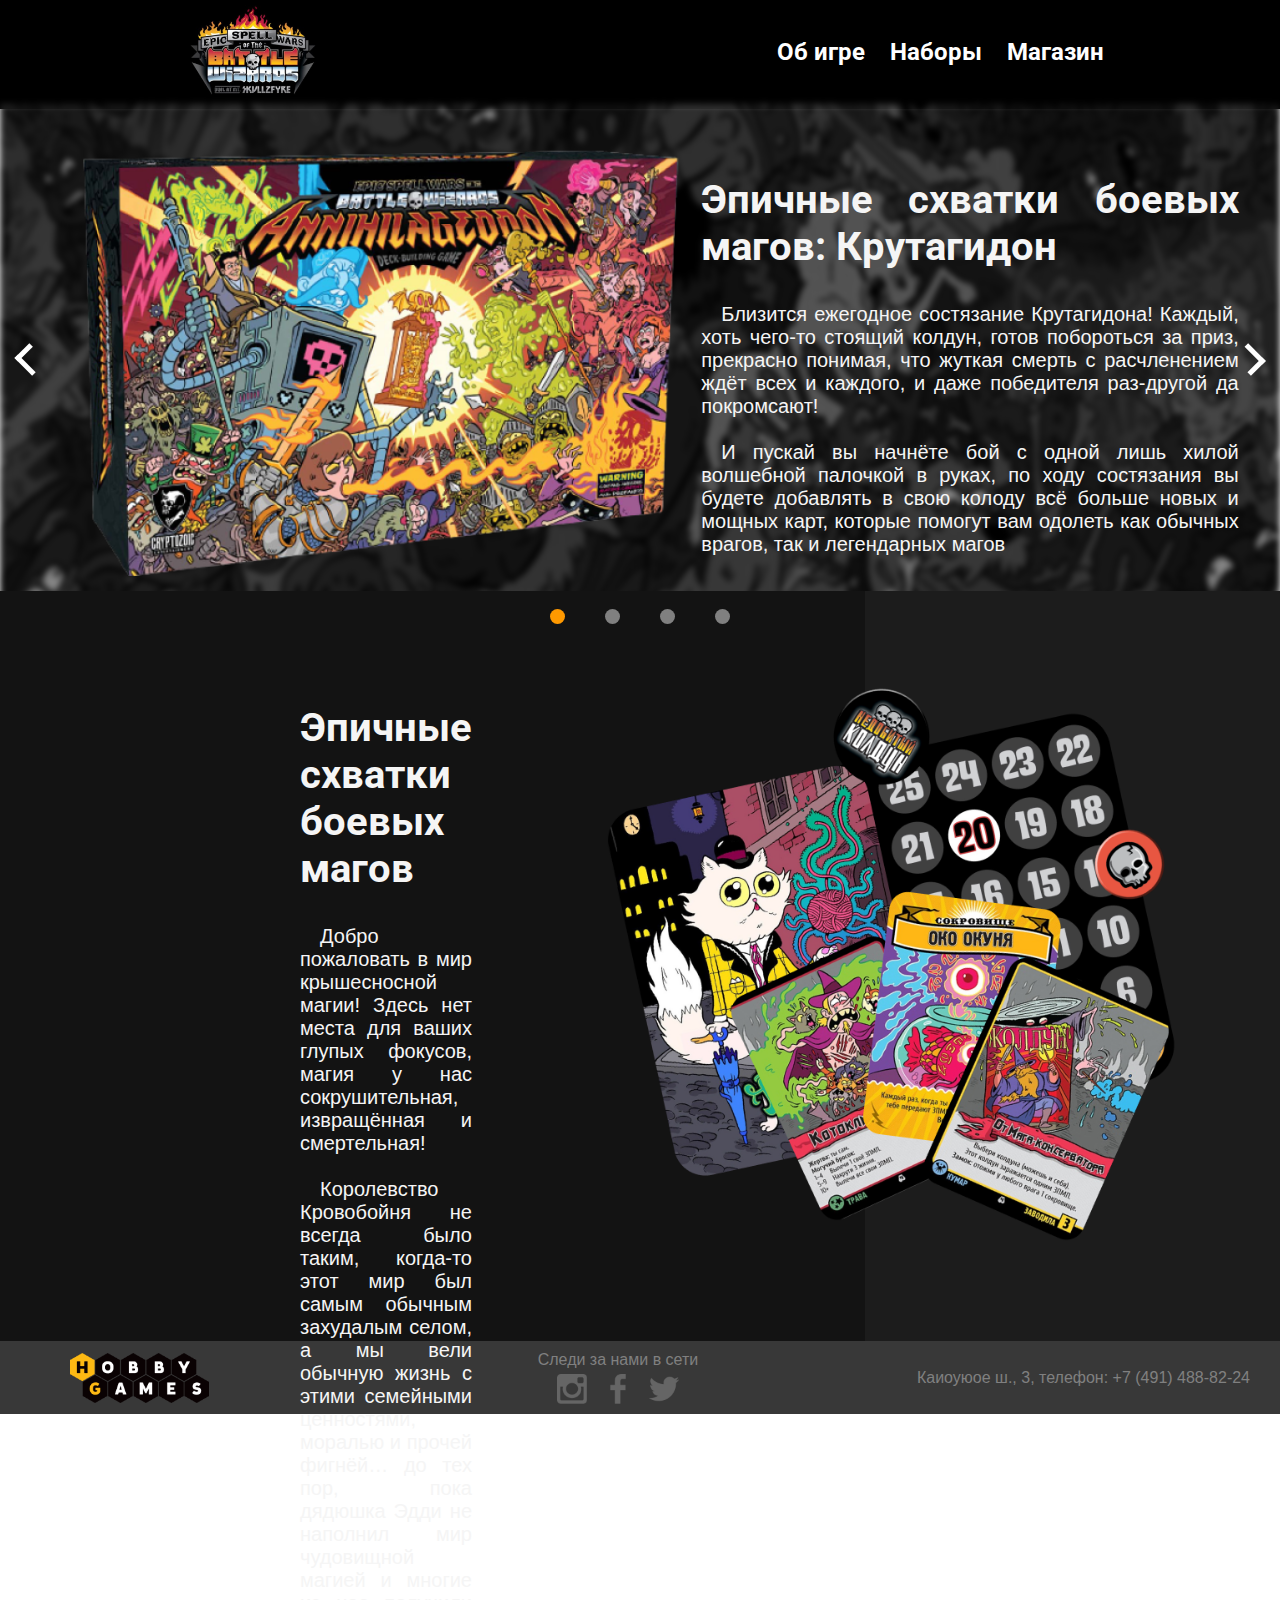
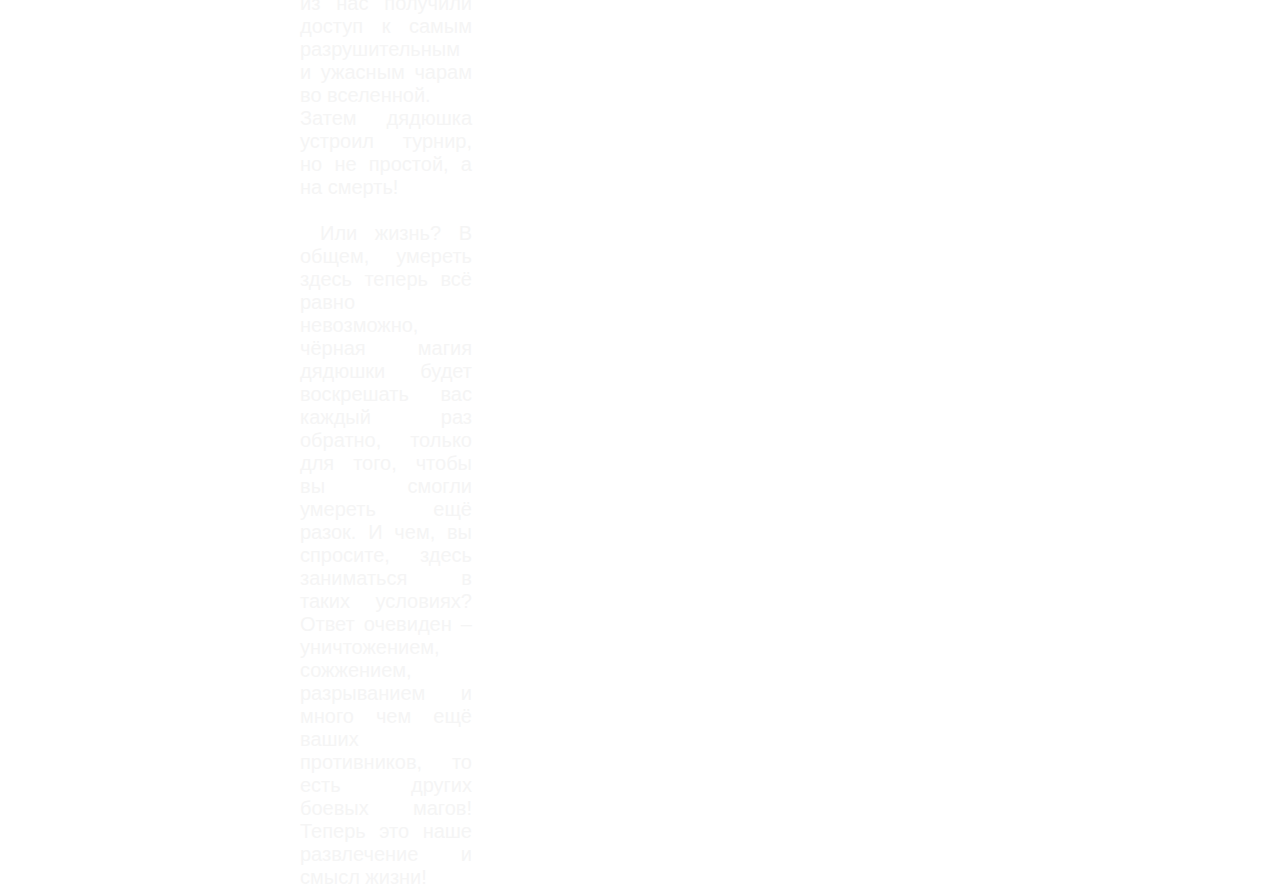
<file: index.html>
<!DOCTYPE html>
<html lang="en">

<head>
    <meta charset="UTF-8">
    <meta http-equiv="X-UA-Compatible" content="IE=edge">
    <meta name="viewport" content="width=device-width, initial-scale=1.0">
    <link rel="stylesheet" href="style.css">
    <script src="js_code.js"></script>
    <link href='http://fonts.googleapis.com/css?family=Roboto' rel='stylesheet' type='text/css'>
    <title>Document</title>
</head>
<body>
    <header>
        <div class="logo">
            <img src="img/logo.png">
        </div>
        <nav class="main-menu">
            <ul>
                <li><a href="#home">Об игре</a></li>
                <li><a href="sets.html">Наборы</a></li>
                <li><a href="shops.html">Магазин</a></li>
            </ul>
        </nav>
    </header>
    <main>
        <div class="slideshow-container">
            <div class="mySlides fade">
                <img class="blur backImg1" src="img/backgroundImg2.png" width="100%" alt="">
                <div class="bannerContent">
                    <i class="arrow left" onclick="plusSlides(-1)"></i>
                    <a href="selectedGame.html"><img src="img/gameBox1.png" width="660"></a>
                    <div>
                        <h2>Эпичные схватки боевых магов: Крутагидон</h2>
                        <p>&emsp;Близится ежегодное состязание Крутагидона! Каждый, хоть чего-то стоящий колдун,
                            готов
                            побороться за приз, прекрасно понимая, что жуткая смерть с расчленением ждёт всех и
                            каждого, и
                            даже победителя раз-другой да покромсают!

                            <br><br>&emsp;И пускай вы начнёте бой с одной лишь хилой волшебной палочкой в руках,
                            по ходу
                            состязания вы будете добавлять в свою колоду всё больше новых и мощных карт, которые
                            помогут вам
                            одолеть как обычных врагов, так и легендарных магов
                        </p>
                    </div>
                    <i class="arrow right" onclick="plusSlides(1)"></i>
                </div>
            </div>
            <div class="mySlides fade" style="display: none;">
                <img class="blur backImg2" src="img/backgroundImg3.png" width="100%" alt="">
                <div class="bannerContent">
                    <i class="arrow left" onclick="plusSlides(-1)"></i>
                    <div style="width: 660px;text-align: center;"><a href="selectedGame.html"><img
                                src="img/selectedGameBox.png" height="500"></a></div>
                    <div>
                        <h2>Эпичные схватки боевых магов: Крутагидон</h2>
                        <p>&emsp;Близится ежегодное состязание Крутагидона! Каждый, хоть чего-то стоящий колдун,
                            готов
                            побороться за приз, прекрасно понимая, что жуткая смерть с расчленением ждёт всех и
                            каждого, и
                            даже победителя раз-другой да покромсают!

                            <br><br>&emsp;И пускай вы начнёте бой с одной лишь хилой волшебной палочкой в руках,
                            по ходу
                            состязания вы будете добавлять в свою колоду всё больше новых и мощных карт, которые
                            помогут вам
                            одолеть как обычных врагов, так и легендарных магов
                        </p>
                    </div>
                    <i class="arrow right" onclick="plusSlides(1)"></i>
                </div>
            </div>
            <div class="mySlides fade" style="display: none;">
                <img class="blur backImg2" src="img/backgroundImg3.png" width="100%" alt="">
                <div class="bannerContent">
                    <i class="arrow left" onclick="plusSlides(-1)"></i>
                    <div style="width: 660px;text-align: center;"><a href="selectedGame.html"><img src="img/gameBox1.png" width="660"></a></div>
                    <div>
                        <h2>Эпичные схватки боевых магов: Крутагидон</h2>
                        <p>&emsp;Близится ежегодное состязание Крутагидона! Каждый, хоть чего-то стоящий колдун,
                            готов
                            побороться за приз, прекрасно понимая, что жуткая смерть с расчленением ждёт всех и
                            каждого, и
                            даже победителя раз-другой да покромсают!

                            <br><br>&emsp;И пускай вы начнёте бой с одной лишь хилой волшебной палочкой в руках,
                            по ходу
                            состязания вы будете добавлять в свою колоду всё больше новых и мощных карт, которые
                            помогут вам
                            одолеть как обычных врагов, так и легендарных магов
                        </p>
                    </div>
                    <i class="arrow right" onclick="plusSlides(1)"></i>
                </div>
            </div>
            <div class="mySlides fade" style="display: none;">
                <img class="blur backImg2" src="img/backgroundImg3.png" width="100%" alt="">
                <div class="bannerContent">
                    <i class="arrow left" onclick="plusSlides(-1)"></i>
                    <div style="width: 660px;text-align: center;"><a href="selectedGame.html"><img
                                src="img/selectedGameBox.png" height="500"></a></div>
                    <div>
                        <h2>Эпичные схватки боевых магов: Крутагидон</h2>
                        <p>&emsp;Близится ежегодное состязание Крутагидона! Каждый, хоть чего-то стоящий колдун,
                            готов
                            побороться за приз, прекрасно понимая, что жуткая смерть с расчленением ждёт всех и
                            каждого, и
                            даже победителя раз-другой да покромсают!

                            <br><br>&emsp;И пускай вы начнёте бой с одной лишь хилой волшебной палочкой в руках,
                            по ходу
                            состязания вы будете добавлять в свою колоду всё больше новых и мощных карт, которые
                            помогут вам
                            одолеть как обычных врагов, так и легендарных магов
                        </p>
                    </div>
                    <i class="arrow right" onclick="plusSlides(1)"></i>
                </div>
            </div>
        </div>
        <div class="dotContainer" style="text-align: center;">
            <span class="dot active"></span>
            <span class="dot"></span>
            <span class="dot"></span>
            <span class="dot"></span>
        </div>
        <div class="mainContent mainBackground">
            <div class="additBackground"></div>
            <div class="column leftMarg">
                <h2>Эпичные схватки боевых магов</h2>
                <p>&emsp;Добро пожаловать в мир крышесносной магии! Здесь нет места для ваших глупых фокусов, магия
                    у
                    нас сокрушительная, извращённая и смертельная!

                    <br><br>&emsp;Королевство Кровобойня не всегда было таким, когда-то этот мир был самым обычным
                    захудалым селом, а мы вели обычную жизнь с этими семейными ценностями, моралью и прочей фигнёй…
                    до
                    тех пор, пока дядюшка Эдди не наполнил мир чудовищной магией и многие из нас получили доступ к
                    самым
                    разрушительным и ужасным чарам во вселенной.

                    <br>Затем дядюшка устроил турнир, но не простой, а на смерть! <br><br>&emsp;Или жизнь? В общем,
                    умереть здесь теперь всё равно невозможно, чёрная магия дядюшки будет воскрешать вас каждый раз
                    обратно, только для того, чтобы вы смогли умереть ещё разок. И чем, вы спросите, здесь
                    заниматься в
                    таких условиях? Ответ очевиден – уничтожением, сожжением, разрыванием и много чем ещё ваших
                    противников, то есть других боевых магов! Теперь это наше развлечение и смысл жизни!
                </p>
            </div>
            <div class="column rightMarg">
                <img src="img/cards.png" width="580px">
            </div>
        </div>
    </main>
    <footer>
        <div class="footerContent">
            <img class="leftImg" src="img/hobbyGamesLogo.png" height="50">
            <div class="sn">
                <p>Следи за нами в сети</p>
                <img src="img/logos.png" height="30px">
            </div>
            <p class="rightImg">Каиоуюое ш., 3, телефон: +7 (491) 488-82-24</p>
        </div>
    </footer>
</body>

</html>
</file>
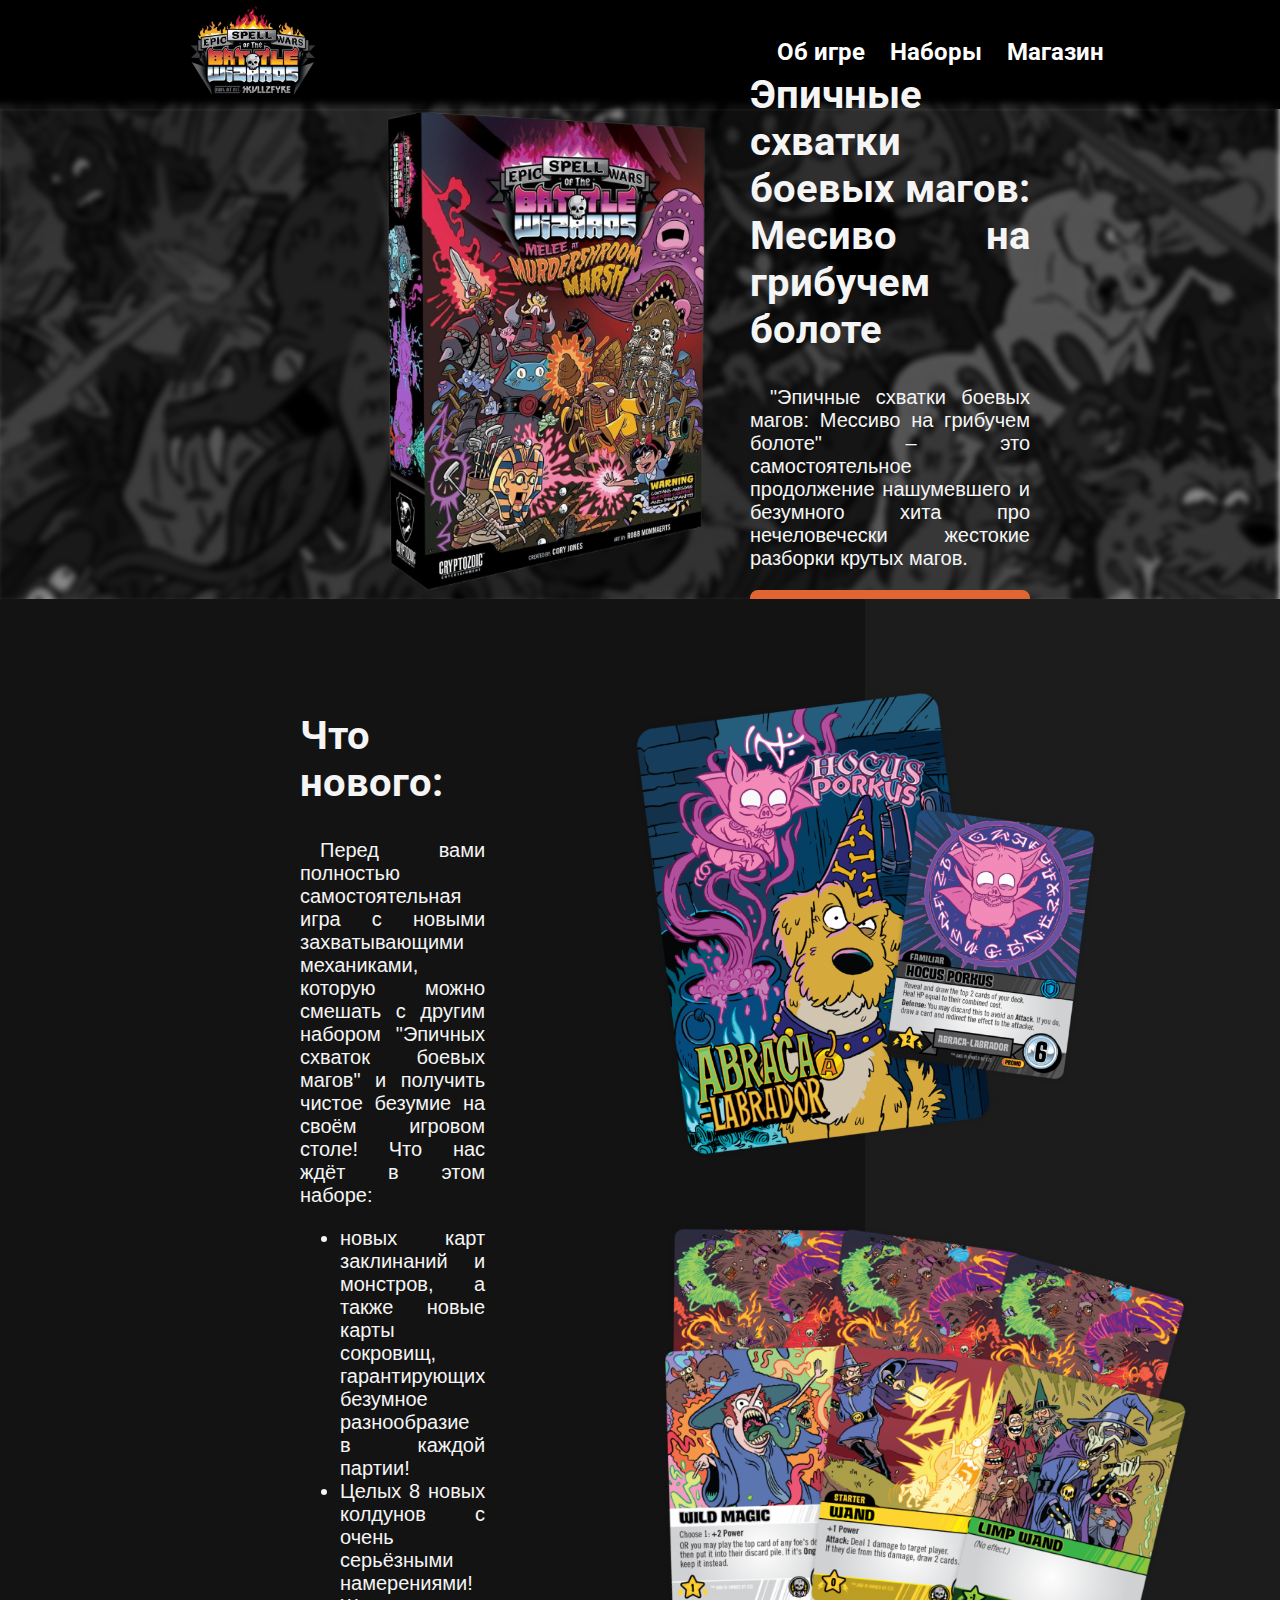
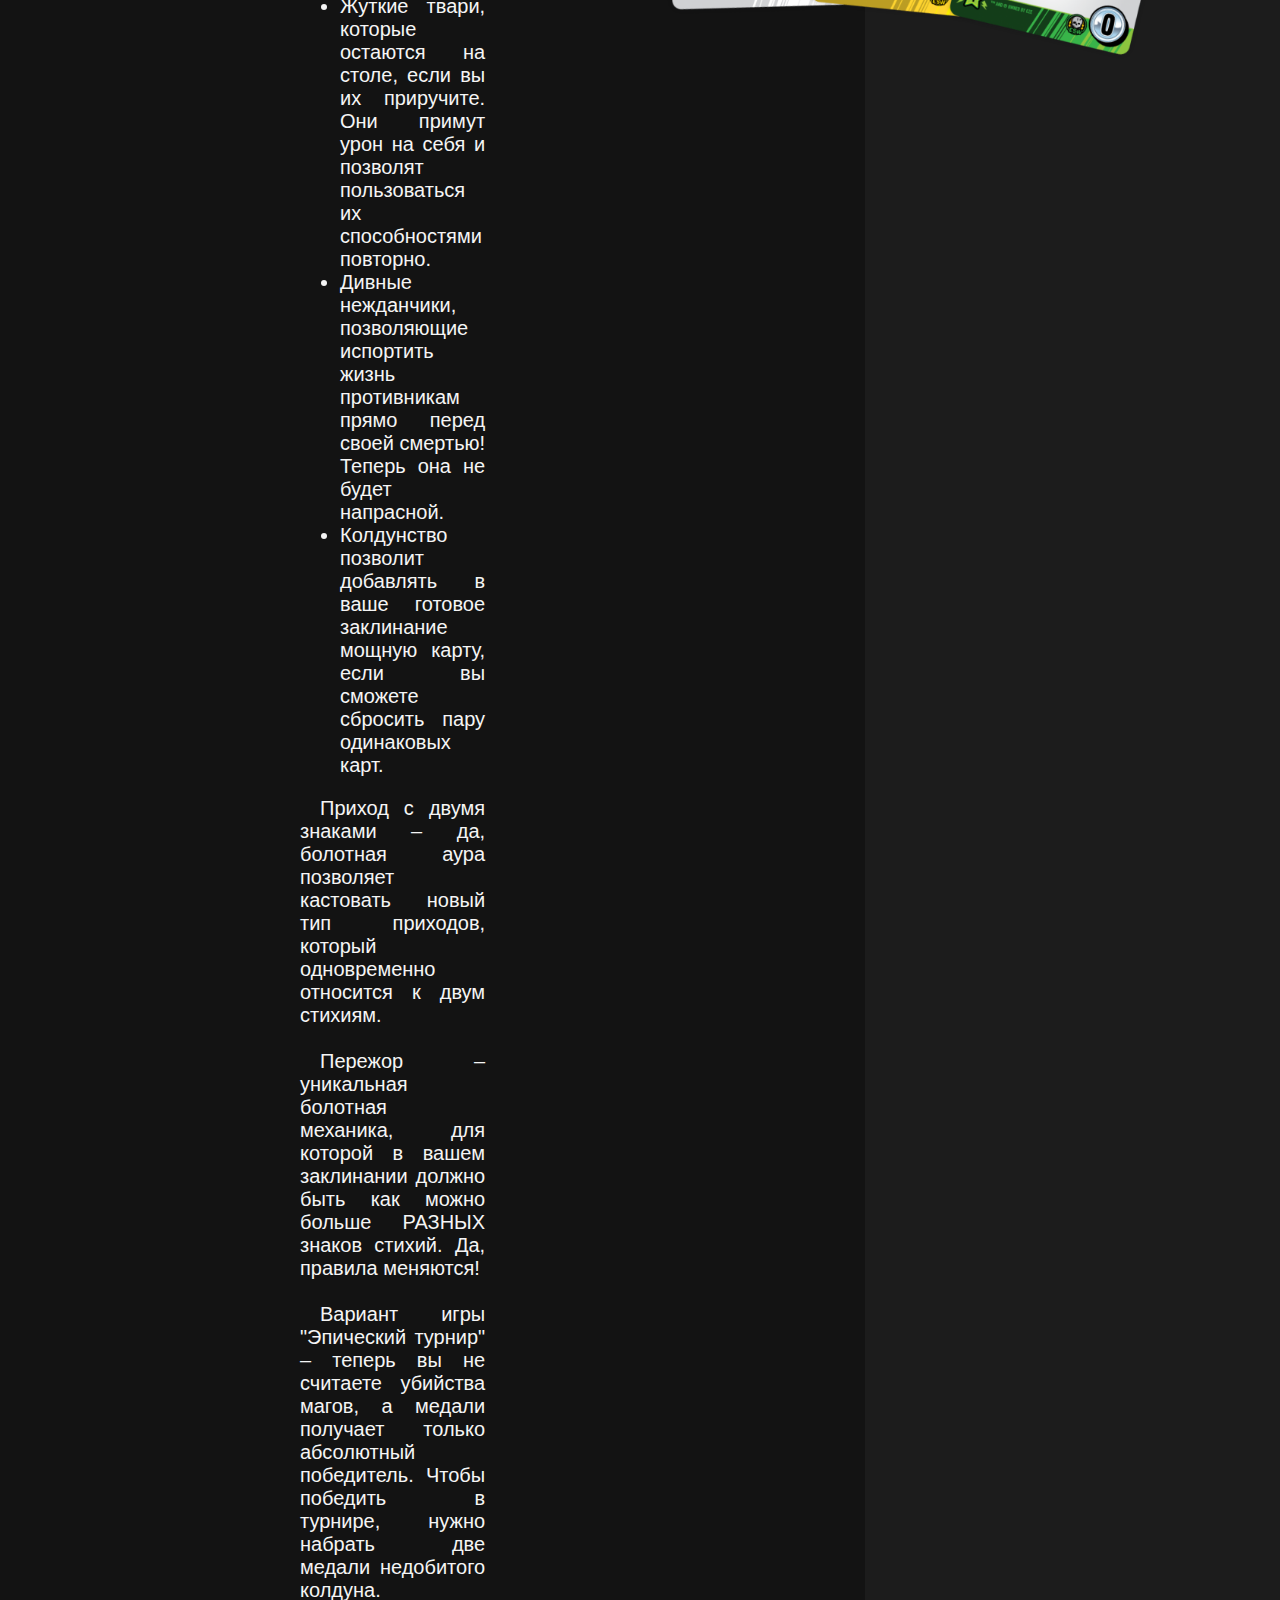
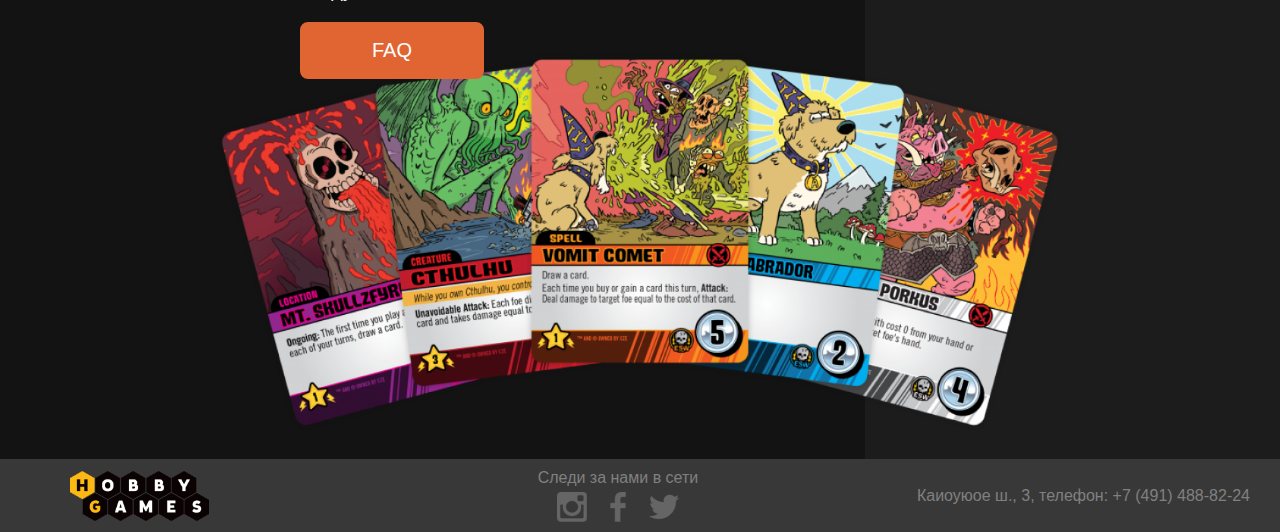
<file: selectedGame.html>
<!DOCTYPE html>
<html lang="en">

<head>
    <meta charset="UTF-8">
    <meta http-equiv="X-UA-Compatible" content="IE=edge">
    <meta name="viewport" content="width=device-width, initial-scale=1.0">
    <link rel="stylesheet" href="style.css">

    <link href='http://fonts.googleapis.com/css?family=Roboto' rel='stylesheet' type='text/css'>
    <link rel="stylesheet" href="style_selected.css">
    <title>Document</title>
</head>

<body>
    <header>
        <div class="logo">
            <img src="img/logo.png">
        </div>
        <nav class="main-menu">
            <ul>
                <li><a href="index.html">Об игре</a></li>
                <li><a href="sets.html">Наборы</a></li>
                <li><a href="shops.html">Магазин</a></li>
            </ul>
        </nav>
    </header>
    <main>
        <div class="banner">
            <div class="bannerImg"></div>
            <div class="bannerContent">
                <img src="img/selectedGameBox.png" width="400">
                <div>
                    <h2>Эпичные схватки боевых магов: Месиво на грибучем болоте</h2>
                    <p>
                        &emsp;"Эпичные схватки боевых магов: Мессиво на грибучем болоте" – это самостоятельное
                        продолжение нашумевшего и безумного хита про нечеловечески жестокие разборки крутых магов.
                    </p>
                    <button>перейти к магазину</button>
                </div>
            </div>
        </div>
        <div class="mainContent mainBackground">
            <div class="additBackground"></div>
            <div class="column leftMarg">
                <h2>Что нового:</h2>
                <P>
                    &emsp;Перед вами полностью самостоятельная игра с новыми захватывающими механиками, которую можно
                    смешать
                    с другим набором "Эпичных схваток боевых магов" и получить чистое безумие на своём игровом столе!
                    Что нас ждёт в этом наборе:</p>
                <ul>
                    <li>новых карт заклинаний и монстров, а также новые карты сокровищ, гарантирующих безумное
                        разнообразие в каждой партии!</li>

                    <li>Целых 8 новых колдунов с очень серьёзными намерениями!</li>

                    <li>Жуткие твари, которые остаются на столе, если вы их приручите. Они примут урон на себя и
                        позволят
                        пользоваться их способностями повторно.</li>

                    <li>Дивные нежданчики, позволяющие испортить жизнь противникам прямо перед своей смертью! Теперь
                        она не
                        будет напрасной.</li>

                    <li>Колдунство позволит добавлять в ваше готовое заклинание мощную карту, если вы сможете сбросить
                        пару
                        одинаковых карт.</li>
                </ul>
                </p>

                <p>
                    &emsp;Приход с двумя знаками – да, болотная аура позволяет кастовать новый тип приходов, который
                    одновременно относится к двум стихиям.<br><br>

                    &emsp;Пережор – уникальная болотная механика, для которой в вашем заклинании должно быть как можно
                    больше
                    РАЗНЫХ знаков стихий. Да, правила меняются!<br><br>

                    &emsp;Вариант игры "Эпический турнир" – теперь вы не считаете убийства магов, а медали получает
                    только
                    абсолютный победитель. Чтобы победить в турнире, нужно набрать две медали недобитого колдуна.
                </P>
                <button>FAQ</button>
            </div>
            <div class="column rightMarg">
                <img src="img/fSelectedGameCards.png" width="500px">
                <img class="layerImgSecond" src="img/ESW.DBG_ 1.png" width="600px">
                <img class="layerImgMain" src="img/ESW.DBG_ 3.png" width="600px">
            </div>
            
            <div class="tImg">
                <img src="img/tSelectedGameCards.png" width="900px">
            </div>



        </div>

    </main>
    <footer>
        <div class="footerContent">
            <img class="leftImg" src="img/hobbyGamesLogo.png" height="50">
            <div class="sn">
                <p>Следи за нами в сети</p>
                <img src="img/logos.png" height="30px">
            </div>
            <p class="rightImg">Каиоуюое ш., 3, телефон: +7 (491) 488-82-24</p>
        </div>
    </footer>
</body>

</html>
</file>
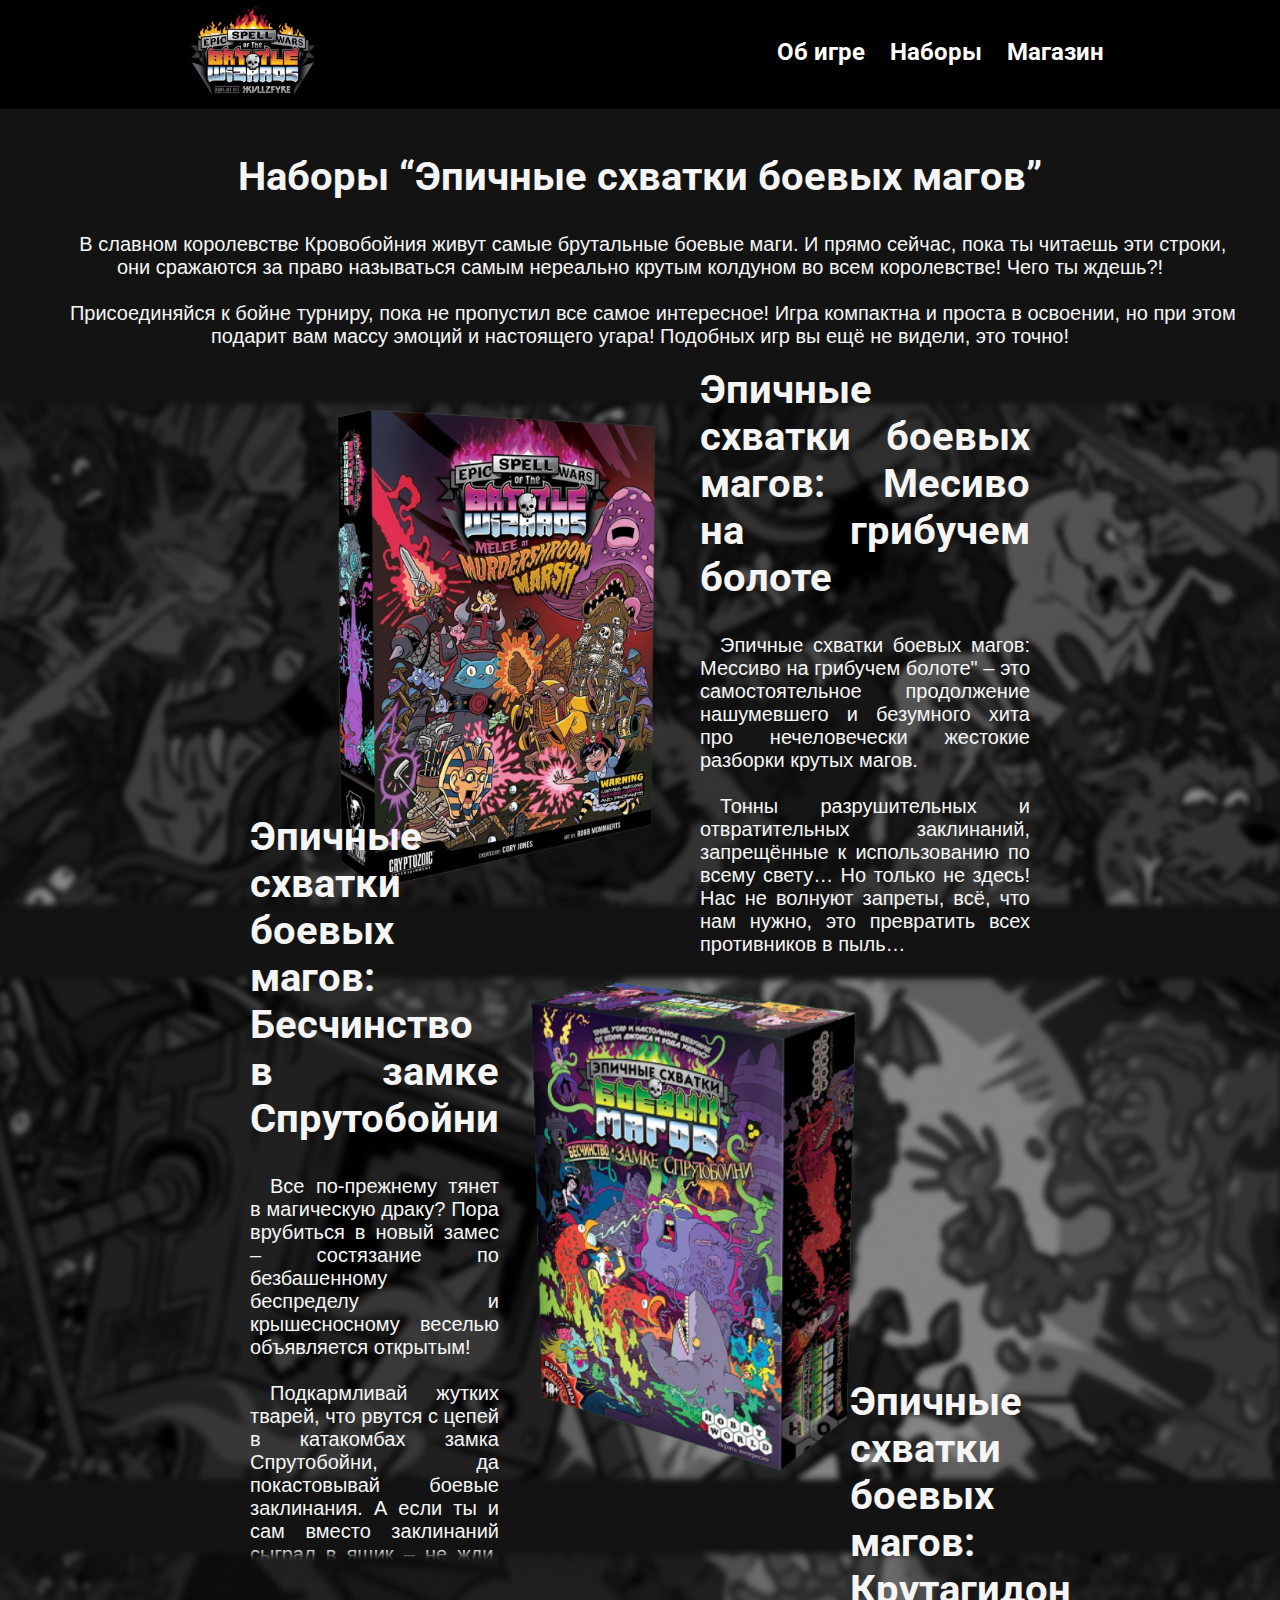
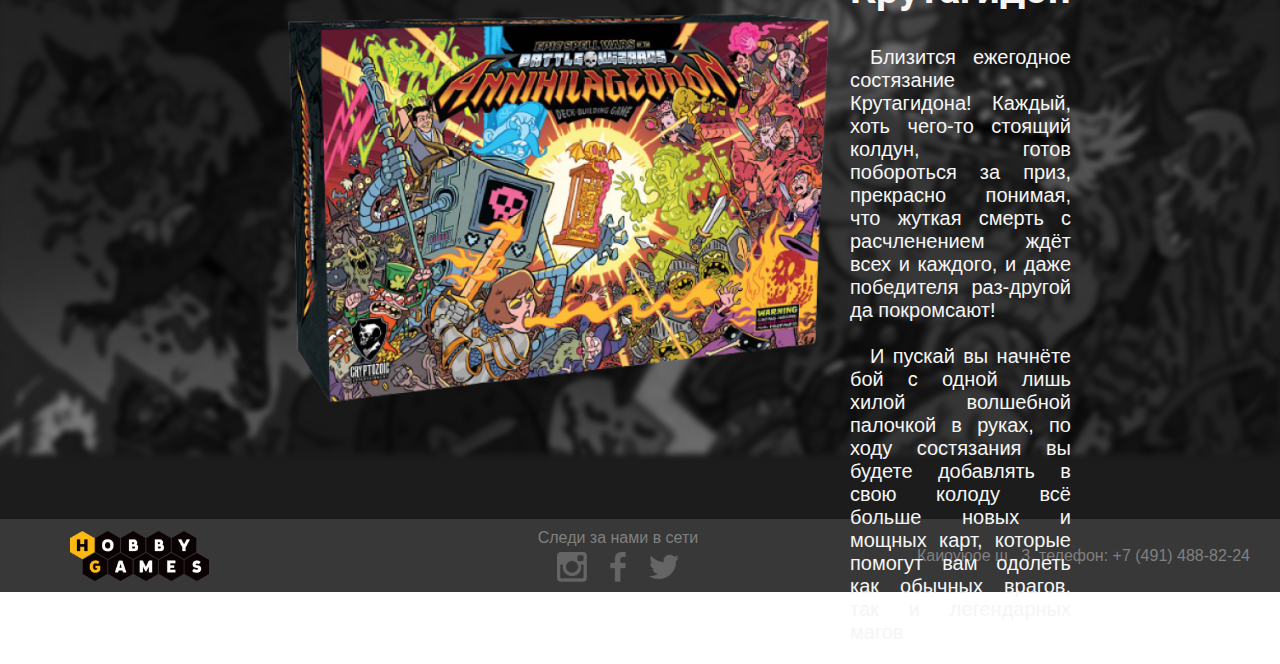
<file: sets.html>
<!DOCTYPE html>
<html lang="en">

<head>
    <meta charset="UTF-8">
    <meta http-equiv="X-UA-Compatible" content="IE=edge">
    <meta name="viewport" content="width=device-width, initial-scale=1.0">
    <link rel="stylesheet" href="style.css">
    <link rel="stylesheet" href="style_sets.css">
    <link href='http://fonts.googleapis.com/css?family=Roboto' rel='stylesheet' type='text/css'>
    <title>Document</title>
</head>

<body>
    <header>
        <div class="logo">
            <img src="img/logo.png">
        </div>
        <nav class="main-menu">
            <ul>
                <li><a href="index.html">Об игре</a></li>
                <li><a href="#blog">Наборы</a></li>
                <li><a href="shops.html">Магазин</a></li>
            </ul>
        </nav>
    </header>
    <main class="mainBackground">
        <div class="additBackground"></div>
        <div class="description">
            <h2>Наборы “Эпичные схватки боевых магов”</h2>
            <p>&emsp; В славном королевстве Кровобойния живут самые брутальные боевые маги. И прямо сейчас, пока ты
                читаешь эти строки, они сражаются за право называться самым нереально крутым колдуном во всем
                королевстве! Чего ты ждешь?!
                <br><br>&emsp;
                Присоединяйся к бойне турниру, пока не пропустил все самое интересное! Игра компактна и проста в
                освоении, но при этом подарит вам массу эмоций и настоящего угара! Подобных игр вы ещё не видели, это
                точно!
            </p>
        </div>
        <div class="banner margT">
            <div class="bannerImg var1"></div>
            <div class="bannerContent">
                <a href="selectedGame.html"><img style="margin-left: 300px; margin-top: 10px;" src="img/selectedGameBox.png"
                        width="400"></a>
                <div style="margin-right: 250px;">
                    <h2>Эпичные схватки боевых магов: Месиво на грибучем болоте</h2>
                    <p>&emsp;Эпичные схватки боевых магов: Мессиво на грибучем болоте" – это самостоятельное продолжение
                        нашумевшего и безумного хита про нечеловечески жестокие разборки крутых магов.
                        <br><br>&emsp;Тонны разрушительных и отвратительных заклинаний, запрещённые к использованию по
                        всему свету… Но
                        только не здесь! Нас не волнуют запреты, всё, что нам нужно, это превратить всех противников в
                        пыль…
                    </p>
                </div>
            </div>

        </div>

        <div class="banner">
            <div class="bannerImg var2"></div>
            <div class="bannerContent invers">
                <div style="margin-left: 250px;">
                    <h2>Эпичные схватки боевых магов: Бесчинство в замке Спрутобойни</h2>
                    <p>&emsp;Все по-прежнему тянет в магическую драку? Пора врубиться в новый замес – состязание по
                        безбашенному беспределу и крышесносному веселью объявляется открытым!

                        <br><br>&emsp;Подкармливай жутких тварей, что рвутся с цепей в катакомбах замка Спрутобойни, да
                        покастовывай
                        боевые заклинания. А если ты и сам вместо заклинаний сыграл в ящик – не жди, скорее воскресай,
                        когда никто не ждёт, и с ходу возвращайся в грандиозное бесчинство!
                    </p>
                </div><a style="margin-right: 200px;" href="selectedGame.html"><img src="img/gameBox2.png"
                        width="390"></a>

            </div>

        </div>


        <div class="banner">
            <div class="bannerImg"></div>
            <div class="bannerContent">
                <a href="selectedGame.html"><img src="img/gameBox1.png" width="600" style="margin-left: 250px;"></a>
                <div style="margin-right: 250px;">
                    <h2>Эпичные схватки боевых магов: Крутагидон</h2>
                    <p>&emsp;Близится ежегодное состязание Крутагидона! Каждый, хоть чего-то стоящий колдун, готов
                        побороться за приз, прекрасно понимая, что жуткая смерть с расчленением ждёт всех и каждого, и
                        даже победителя раз-другой да покромсают!

                        <br><br>&emsp;И пускай вы начнёте бой с одной лишь хилой волшебной палочкой в руках, по ходу
                        состязания вы будете добавлять в свою колоду всё больше новых и мощных карт, которые помогут вам
                        одолеть как обычных врагов, так и легендарных магов
                    </p>
                </div>
            </div>

            <!-- <div class="additBackground"></div> -->
        </div>
    </main>
    <footer>
        <div class="footerContent">
            <img class="leftImg" src="img/hobbyGamesLogo.png" height="50">
            <div class="sn">
                <p>Следи за нами в сети</p>
                <img src="img/logos.png" height="30px">
            </div>
            <p class="rightImg">Каиоуюое ш., 3, телефон: +7 (491) 488-82-24</p>
        </div>
    </footer>
</body>

</html>
</file>
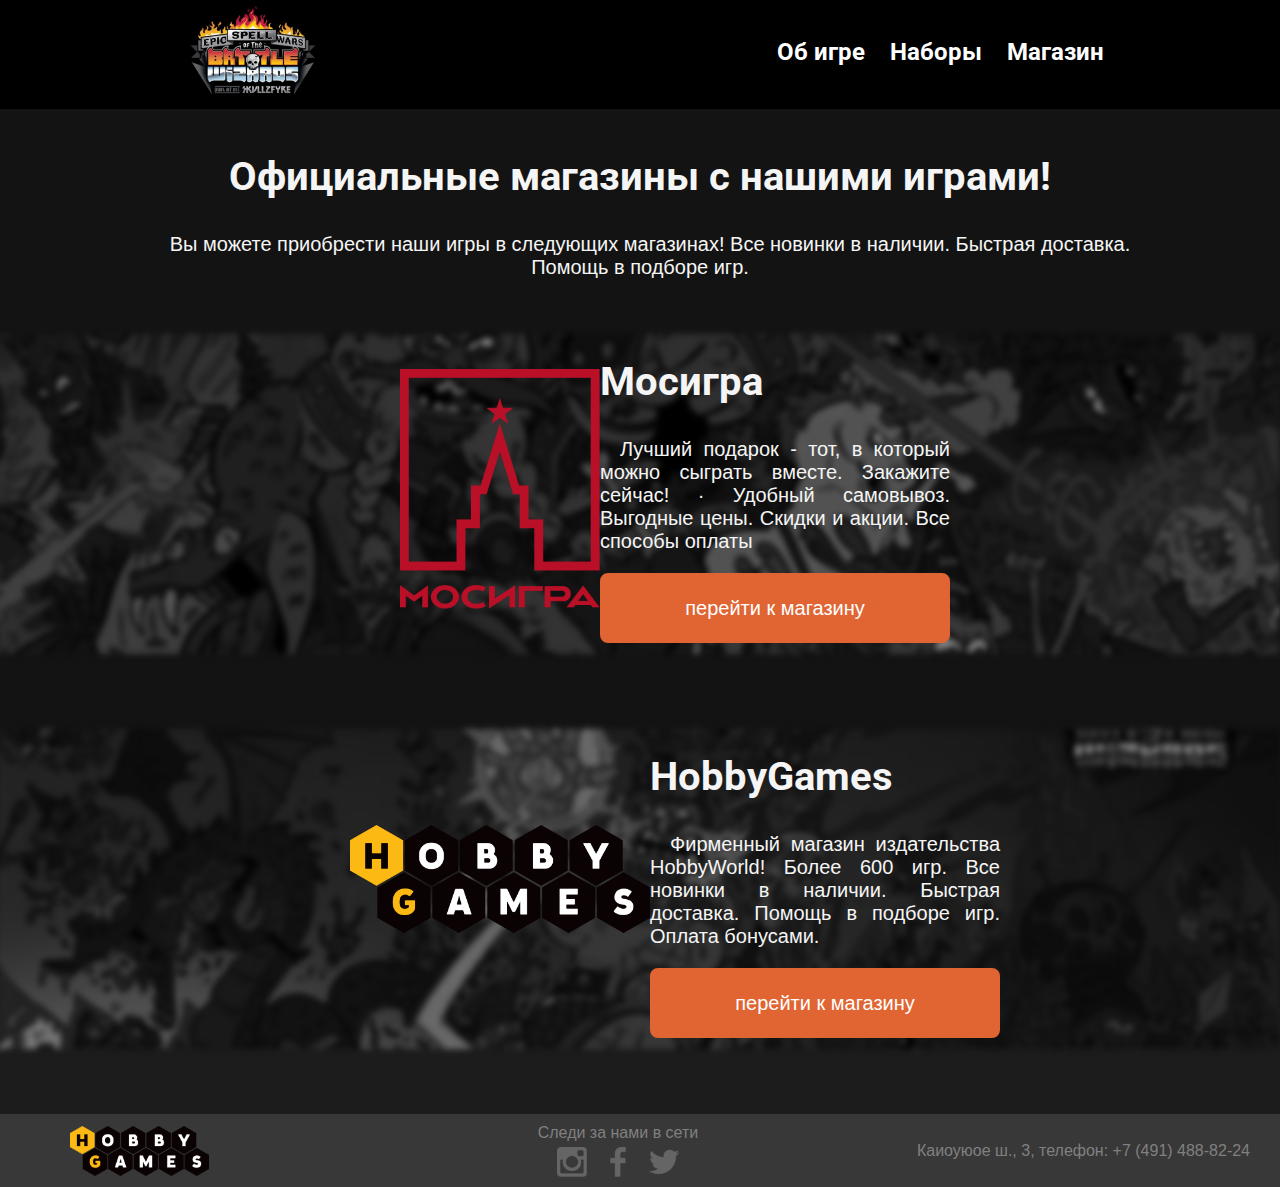
<file: shops.html>
<!DOCTYPE html>
<html lang="en">

<head>
    <meta charset="UTF-8">
    <meta http-equiv="X-UA-Compatible" content="IE=edge">
    <meta name="viewport" content="width=device-width, initial-scale=1.0">
    <link rel="stylesheet" href="style.css">
    <link rel="stylesheet" href="style_sets.css">
    <link rel="stylesheet" href="style_shops.css">
    <link href='http://fonts.googleapis.com/css?family=Roboto' rel='stylesheet' type='text/css'>
    <title>Document</title>
</head>
<body>
    <header>
        <div class="logo">
            <img src="img/logo.png">
        </div>
        <nav class="main-menu">
            <ul>
                <li><a href="index.html">Об игре</a></li>
                <li><a href="sets.html">Наборы</a></li>
                <li><a href="shops.html">Магазин</a></li>
            </ul>
        </nav>
    </header>
    <main class="mainBackground">
        <div class="additBackground"></div>
        <div class="description">
            <h2>Официальные магазины с нашими играми!</h2>
            <p>&emsp;Вы можете приобрести наши игры в следующих магазинах! Все новинки в наличии.
                Быстрая доставка. Помощь в подборе игр.
            </p>
        </div>
        <div class="banner margT">
            <div class="bannerImg var1"></div>
            <div class="bannerContent">
                <img style="margin-left: 400px; margin-top: 10px;" src="img/shopLogo1.png" width="200"></a>
                <div style="margin-right: 350px;">
                    <h2>Мосигра</h2>
                    <p>&emsp;Лучший подарок - тот, в который можно сыграть вместе.
                        Закажите сейчас! · Удобный самовывоз. Выгодные цены. Скидки и акции. Все способы
                        оплаты
                    </p>
                    <button>перейти к магазину</button>
                </div>
            </div>
        </div>
        <div class="banner">
            <div class="bannerImg"></div>
            <div class="bannerContent">
                <img src="img/shopLogo2.png" width="300" style="margin-left: 350px;">
                <div style="margin-right: 350px;">
                    <h2>HobbyGames</h2>
                    <p>&emsp;Фирменный магазин издательства HobbyWorld!
                        Более 600 игр. Все новинки в наличии.
                        Быстрая доставка. Помощь в подборе игр. Оплата бонусами.
                    </p>
                    <button>перейти к магазину</button>
                </div>
            </div>
        </div>
    </main>
    <footer>
        <div class="footerContent">
            <img class="leftImg" src="img/hobbyGamesLogo.png" height="50">
            <div class="sn">
                <p>Следи за нами в сети</p>
                <img src="img/logos.png" height="30px">
            </div>
            <p class="rightImg">Каиоуюое ш., 3, телефон: +7 (491) 488-82-24</p>
        </div>
    </footer>
</body>
</html>
</file>
<file: style.css>
body {
    padding: 0;
    margin: 0;
    font-family: 'Roboto', sans-serif;
    color: whitesmoke;
    text-align: justify;
}

p {
    font-size: 20px;
}

h2 {
    font-size: 40px;
}

footer {
    background-color: rgb(56, 56, 56);
}

header {
    background-color: rgb(0, 0, 0);
    display: flex;
    align-items: center;
    justify-content: space-between;
    padding-bottom: 5px;
}

@font-face {
    font-family: 'Roboto';
    src: url('roboto.eot');
}

.main-menu a {
    text-decoration: none;
    font-weight: bold;
    font-size: 24px;
}

.logo {
    margin: 5px;
    margin-left: 190px;
}

.logo img {
    height: 90px;
}

.main-menu ul {
    margin: 0;
    padding: 0;
    list-style: none;
    display: flex;
    margin-right: 150px;
    border: 1px solid rgb(0, 0, 0);
}

.main-menu li {
    margin-right: 25px;
}

.main-menu a {
    color: white;
}

.main-menu a:hover {
    color: rgb(255, 153, 0);
}

.banner {
    position: relative;
}

.bannerContent {
    height: 500px;
    display: flex;
    align-items: center;
    width: 100%;
    justify-content: space-between;
    position: absolute;
    top: 0;
}

.bannerContent div {
    width: 660px;
}

.bannerImg {
    background-image: url(img/bannerBackgroundImg.png);
    background-size: cover;
    background-repeat: no-repeat;
    height: 500px;
    filter: blur(3px);
    margin-top: -5px;
    margin-bottom: -5px;
    margin-left: -5px;
}

.mainBackground {
    background-color: rgb(28, 28, 28);
    height: 750px;
}

.mainContent {
    display: flex;
    flex-direction: row;
    justify-content: space-around;

    position: relative;
}

.column {
    width: 660px;
    height: auto;
    margin: 30px;
    margin-top: 80px;
    z-index: 1;
}

.leftMarg {
    margin-left: 300px;
    margin-right: 100px;
}

.rightMarg {
    margin-right: 300px;
}

.additBackground {
    background-color: rgb(19, 19, 19);
    height: 100%;
    width: 900px;
    position: absolute;
    margin-right: 450px;
    z-index: 0;
}

.arrow {
    border: solid rgb(255, 255, 255);
    border-width: 0 5px 5px 0;
    display: inline-block;
    padding: 0px;
    height: 20px;
    width: 20px;
}

.arrow:hover {
    border: solid rgb(255, 153, 0);
    border-width: 0 5px 5px 0;
    display: inline-block;
    padding: 0px;
    height: 20px;
    width: 20px;
}

.right {
    transform: rotate(-45deg);
    -webkit-transform: rotate(-45deg);
    margin-right: 20px;
}

.left {
    transform: rotate(135deg);
    -webkit-transform: rotate(135deg);
    margin-left: 20px;
}

.dotContainer {
    display: flex;
    position: relative;
    justify-content: center;
    margin-bottom: -33px;
}

.currentGame {
    background-color: rgb(255, 153, 0);
}

.footerContent {
    display: flex;
    align-items: center;
    justify-content: space-between;
}

.footerContent * {
    color: gray;
    font: 1em sans-serif;
}

.sn {
    width: 400px;
    display: flex;
    flex-direction: column;
    align-items: center;
    justify-content: flex-end;
    padding: 10px;
    padding-left: 120px;
}

.sn p {
    display: block;
    margin: 0;
    margin-bottom: 5px;
}

.leftImg {
    margin-left: 70px;
}

.rightImg {
    margin-right: 30px;
}

.bu {
    display: none;
}







/* lsdrfsssssfsdfsdfsdfhslkjdhfsldkjfhsdkjfhsdkfjhsdkfjfaiuweyrfaisdufhnasdiufh;l;l; */

.slideshow-container {
    height: 500px;
    position: relative;
    margin: auto;
}

.text {
    color: white;
    font-size: 12px;
    padding: 8px 12px;
    position: absolute;
    top: 0;
}

.dot {
    cursor: pointer;
    height: 15px;
    width: 15px;
    margin: 0 20px;
    background-color: gray;
    border-radius: 50%;
    display: inline-block;
    transition: background-color 0.6s ease;
    z-index: 90;
}

.active {
    background-color: rgb(255, 153, 0);
}

.fade {
    -webkit-animation-name: fade;
    -webkit-animation-duration: 1.5s;
    animation-name: fade;
    animation-duration: 1.5s;
}

@-webkit-keyframes fade {
    from {
        opacity: .9;
    }

    to {
        opacity: 1;
    }
}

@keyframes fade {
    from {
        opacity: .9;
    }

    to {
        opacity: 1;
    }
}

.blur {
    filter: blur(3px);
    margin-top: -5px;
    margin-bottom: -5px;

}

.backImg1 {

    background-image: url(img/bannerBackgroundImg.png);
    background-size: cover;
    background-repeat: no-repeat;
    height: 500px;
    filter: blur(3px);
}

.backImg2 {

    background-image: url(img/backgroundImg3.png);
    background-size: cover;
    background-repeat: no-repeat;
    height: 500px;
    filter: blur(3px);
}
</file>
<file: style_selected.css>
.bannerContent div {
    margin-right: 250px;
}

.bannerContent img {
    margin-left: 350px;
    padding-top: 10px;
}

button {
    background-color: rgb(225, 100, 51);
    color: white;
    padding: 15px 70px;
    border: 2px solid rgb(225, 100, 51);
    border-radius: 8px;
    font-size: 20px;
}

.mainContent li {
    font-size: 20px;
}

.mainBackground {
    height: 100%;
    padding-bottom: 350px;
}

.layerImgMain {
    margin-top: -280px;
}

.tImg {
    position: absolute;
    bottom: 0px;
    text-align: center;
}

.bannerImg {
 background-image: url(img/backgroundImg2.png);
}
</file>
<file: style_sets.css>
.banner {
    margin-top: 80px;
    margin-bottom: 50px;
}

.mainBackground {
    height: 100%;
}

.additBackground {
    height: 1500px;
    margin-left: auto;
    margin-right: auto;
    left: 0;
    right: 0;
    text-align: center;
    width: 1550px;

    margin-top: -100px;
}

main {
    padding-bottom: 20px;
    padding-top: 100px;
}

.bannerContent div {
    margin-right: 200px;
}

.bannerContent img {
    margin-left: 200px;
}

.bannerContent.invers div {
    margin-right: 0px;
    margin-left: 200px;
}

.bannerContent.invers img {
    margin-left: 0;
    margin-right: 200px;
}

.description {
    position: absolute;
    z-index: 1;
    margin-left: auto;
    margin-right: auto;
    left: 0;
    right: 0;
    text-align: center;
    width: 1200px;
    top: 0;
    margin-top: 120px;
}

.margT {
    margin-top: 200px;
}

.bannerImg.var1 {
    background-image: url(img/backgroundImg2.png);
   }

.bannerImg.var2 {
 background-image: url(img/backgroundImg3.png);
}
</file>
<file: style_shops.css>
.additBackground {
    height: 900px;
}

.bannerImg {
    height: 320px;
}

.bannerContent {
    height: 300px;
}

.description {
    width: 1000px;
    margin-bottom: 0;
}

.margT {
    margin-top: 130px;
}

button {
    background-color: rgb(225, 100, 51);
    color: white;
    padding: 15px 60px;
    border: 2px solid rgb(225, 100, 51);
    border-radius: 8px;
    font-size: 20px;
    width: 350px;
    height: 70px;
    text-align: center;
}
</file>
